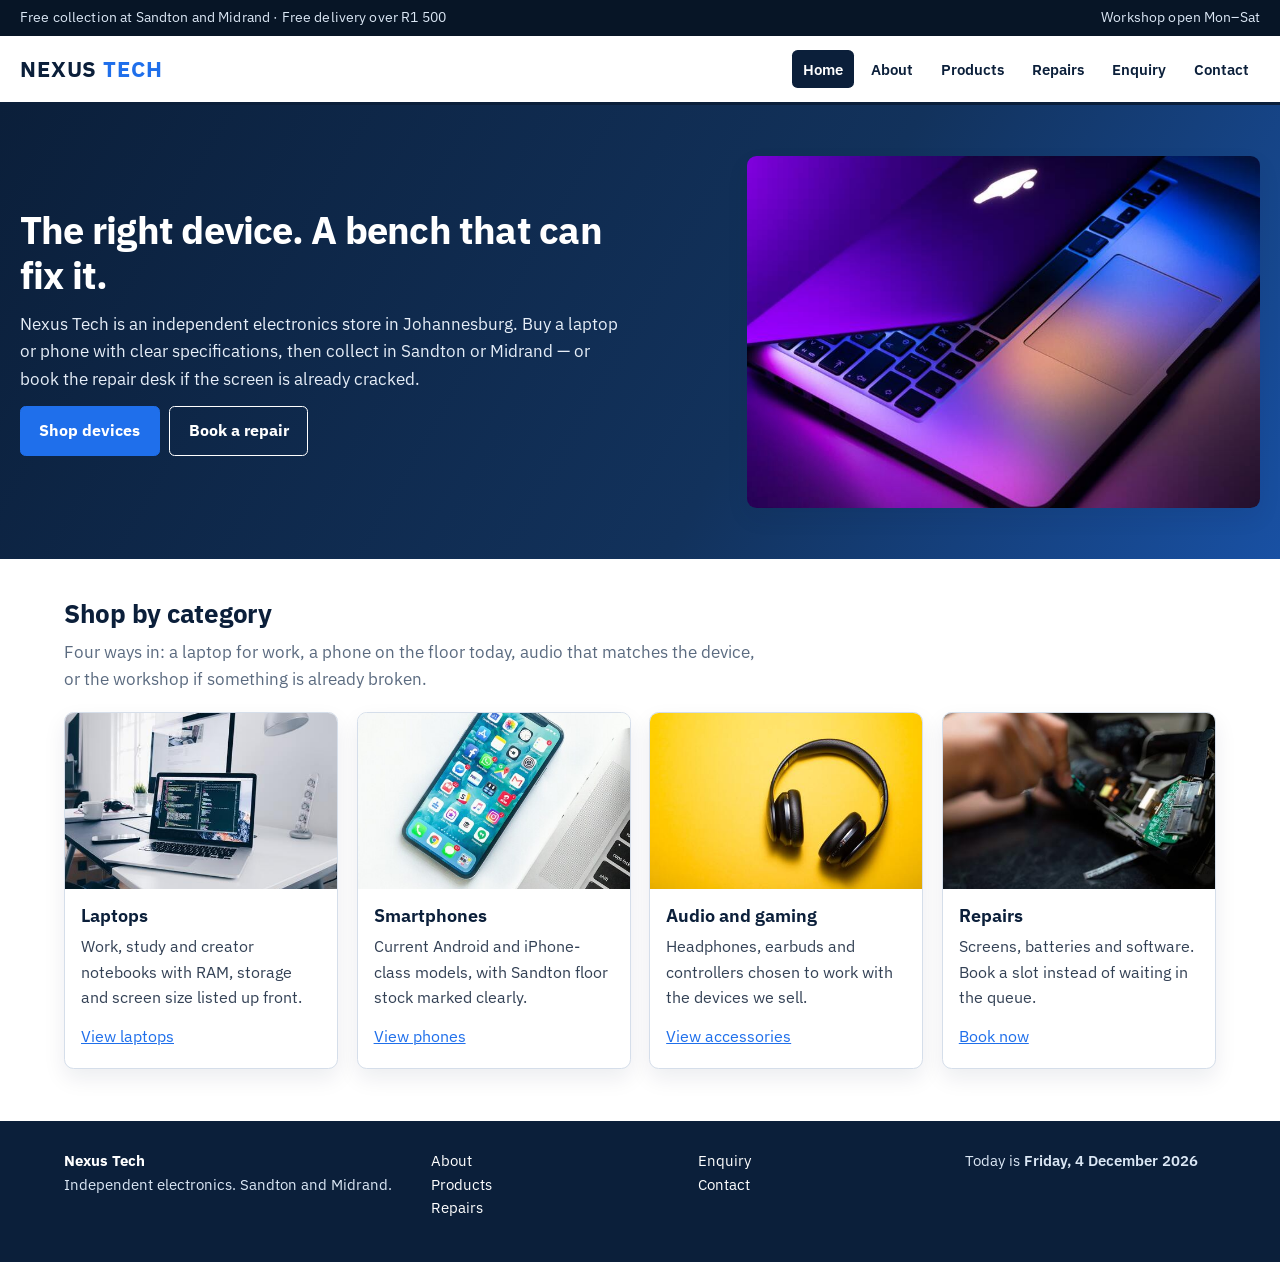
<file: index.html>
<!DOCTYPE html>
<html lang="en-ZA">
<head>
  <meta charset="UTF-8">
  <meta name="viewport" content="width=device-width, initial-scale=1.0">
  <title>Nexus Tech | Laptops, phones and repairs in Sandton</title>
  <meta name="description" content="Independent electronics store in Sandton and Midrand. Shop devices, compare specs, and book a repair.">
  <link rel="preconnect" href="https://fonts.googleapis.com">
  <link rel="preconnect" href="https://fonts.gstatic.com" crossorigin>
  <link href="https://fonts.googleapis.com/css2?family=IBM+Plex+Sans:wght@400;600;700&display=swap" rel="stylesheet">
  <!-- External stylesheet shared by every page (Part 2) -->
  <link rel="stylesheet" href="css/style.css">
</head>
<body>
  <a class="skip-link" href="#main">Skip to content</a>
  <div class="topbar">
    <span>Free collection at Sandton and Midrand · Free delivery over R1 500</span>
    <span>Workshop open Mon–Sat</span>
  </div>
  <header class="site-header">
    <a class="logo" href="index.html">NEXUS <span>TECH</span></a>
    <!-- Checkbox menu is styled in CSS so the nav collapses on small screens -->
    <input class="nav-toggle" type="checkbox" id="nav-toggle" aria-label="Open menu">
    <label class="nav-toggle-label" for="nav-toggle">Menu</label>
    <nav class="main-nav" aria-label="Main">
      <a href="index.html">Home</a>
      <a href="about.html">About</a>
      <a href="products.html">Products</a>
      <a href="repairs.html">Repairs</a>
      <a href="enquiry.html">Enquiry</a>
      <a href="contact.html">Contact</a>
    </nav>
  </header>

  <section class="hero">
    <div class="hero-copy">
      <h1>The right device. A bench that can fix it.</h1>
      <p>Nexus Tech is an independent electronics store in Johannesburg. Buy a laptop or phone with clear specifications, then collect in Sandton or Midrand — or book the repair desk if the screen is already cracked.</p>
      <div class="actions">
        <a class="btn" href="products.html">Shop devices</a>
        <a class="btn btn-ghost" href="repairs.html">Book a repair</a>
      </div>
    </div>
    <!-- picture + srcset so smaller screens load a lighter file -->
    <picture>
      <source media="(max-width: 40rem)" srcset="images/laptop-hero-480.jpg">
      <img src="images/laptop-hero-800.jpg"
           srcset="images/laptop-hero-480.jpg 480w, images/laptop-hero-800.jpg 800w, images/laptop-hero-1200.jpg 1200w"
           sizes="(max-width: 56rem) 100vw, 40vw"
           alt="Open laptop on a desk, representing the Nexus Tech laptop range">
    </picture>
  </section>

  <main id="main">
    <h2 class="section-title">Shop by category</h2>
    <p class="lede">Four ways in: a laptop for work, a phone on the floor today, audio that matches the device, or the workshop if something is already broken.</p>
    <div class="cards">
      <article class="card">
        <img src="images/laptop-desk-800.jpg" srcset="images/laptop-desk-480.jpg 480w, images/laptop-desk-800.jpg 800w" sizes="(max-width: 40rem) 100vw, 25vw" alt="Laptop on a wooden desk">
        <div class="body">
          <h3>Laptops</h3>
          <p>Work, study and creator notebooks with RAM, storage and screen size listed up front.</p>
          <a href="products.html#laptops">View laptops</a>
        </div>
      </article>
      <article class="card">
        <img src="images/smartphone-800.jpg" srcset="images/smartphone-480.jpg 480w, images/smartphone-800.jpg 800w" sizes="(max-width: 40rem) 100vw, 25vw" alt="Smartphone held in a hand">
        <div class="body">
          <h3>Smartphones</h3>
          <p>Current Android and iPhone-class models, with Sandton floor stock marked clearly.</p>
          <a href="products.html#phones">View phones</a>
        </div>
      </article>
      <article class="card">
        <img src="images/headphones-800.jpg" srcset="images/headphones-480.jpg 480w, images/headphones-800.jpg 800w" sizes="(max-width: 40rem) 100vw, 25vw" alt="Over-ear headphones">
        <div class="body">
          <h3>Audio and gaming</h3>
          <p>Headphones, earbuds and controllers chosen to work with the devices we sell.</p>
          <a href="products.html#audio">View accessories</a>
        </div>
      </article>
      <article class="card">
        <img src="images/repair-bench-800.jpg" srcset="images/repair-bench-480.jpg 480w, images/repair-bench-800.jpg 800w" sizes="(max-width: 40rem) 100vw, 25vw" alt="Electronics repair bench with tools">
        <div class="body">
          <h3>Repairs</h3>
          <p>Screens, batteries and software. Book a slot instead of waiting in the queue.</p>
          <a href="repairs.html">Book now</a>
        </div>
      </article>
    </div>
  </main>

  <footer class="site-footer">
    <div class="footer-grid">
      <div>
        <strong>Nexus Tech</strong>
        <p>Independent electronics. Sandton and Midrand.</p>
      </div>
      <div>
        <p><a href="about.html">About</a><br><a href="products.html">Products</a><br><a href="repairs.html">Repairs</a></p>
      </div>
      <div>
        <p><a href="enquiry.html">Enquiry</a><br><a href="contact.html">Contact</a></p>
      </div>
      <div>
        <p>Today is <span data-live-date></span></p>
      </div>
    </div>
  </footer>
  <script src="js/main.js"></script>
</body>
</html>
</file>
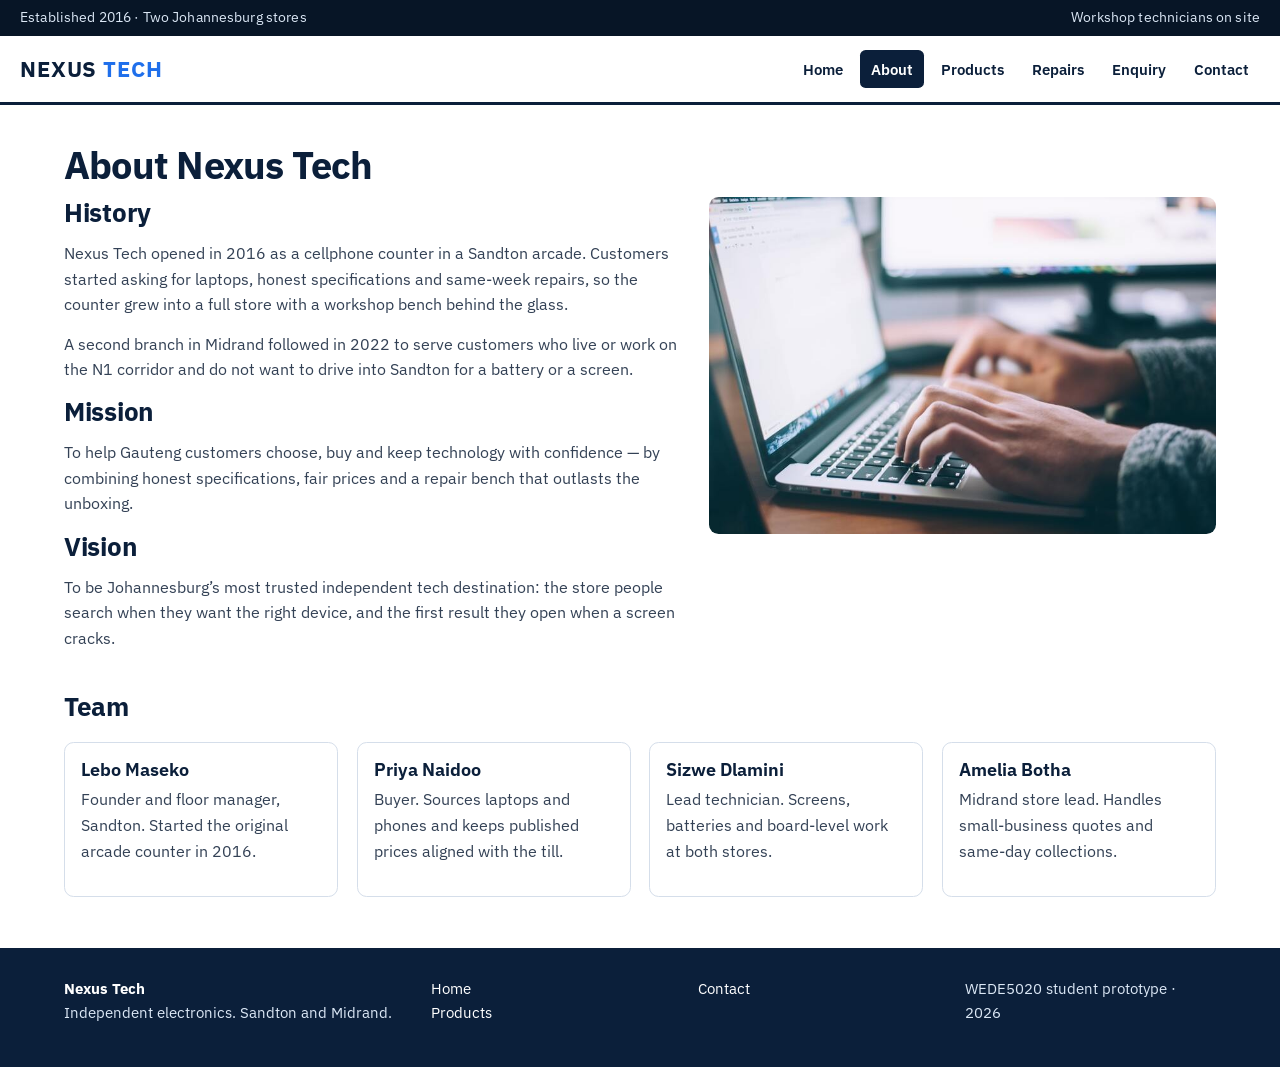
<file: about.html>
<!DOCTYPE html>
<html lang="en-ZA">
<head>
  <meta charset="UTF-8">
  <meta name="viewport" content="width=device-width, initial-scale=1.0">
  <title>About Nexus Tech | Our story and team</title>
  <link rel="preconnect" href="https://fonts.googleapis.com">
  <link href="https://fonts.googleapis.com/css2?family=IBM+Plex+Sans:wght@400;600;700&display=swap" rel="stylesheet">
  <link rel="stylesheet" href="css/style.css">
</head>
<body>
  <a class="skip-link" href="#main">Skip to content</a>
  <div class="topbar">
    <span>Established 2016 · Two Johannesburg stores</span>
    <span>Workshop technicians on site</span>
  </div>
  <header class="site-header">
    <a class="logo" href="index.html">NEXUS <span>TECH</span></a>
    <input class="nav-toggle" type="checkbox" id="nav-toggle" aria-label="Open menu">
    <label class="nav-toggle-label" for="nav-toggle">Menu</label>
    <nav class="main-nav" aria-label="Main">
      <a href="index.html">Home</a>
      <a href="about.html">About</a>
      <a href="products.html">Products</a>
      <a href="repairs.html">Repairs</a>
      <a href="enquiry.html">Enquiry</a>
      <a href="contact.html">Contact</a>
    </nav>
  </header>
  <main id="main">
    <h1 class="section-title">About Nexus Tech</h1>
    <div class="two-col">
      <div>
        <h2>History</h2>
        <p>Nexus Tech opened in 2016 as a cellphone counter in a Sandton arcade. Customers started asking for laptops, honest specifications and same-week repairs, so the counter grew into a full store with a workshop bench behind the glass.</p>
        <p>A second branch in Midrand followed in 2022 to serve customers who live or work on the N1 corridor and do not want to drive into Sandton for a battery or a screen.</p>
        <h2>Mission</h2>
        <p>To help Gauteng customers choose, buy and keep technology with confidence — by combining honest specifications, fair prices and a repair bench that outlasts the unboxing.</p>
        <h2>Vision</h2>
        <p>To be Johannesburg’s most trusted independent tech destination: the store people search when they want the right device, and the first result they open when a screen cracks.</p>
      </div>
      <div>
        <img src="images/about-team-800.jpg" srcset="images/about-team-480.jpg 480w, images/about-team-800.jpg 800w, images/about-team-1200.jpg 1200w" sizes="(max-width: 56rem) 100vw, 42vw" alt="Person working on a laptop in a bright workspace">
      </div>
    </div>
    <section class="team">
      <h2>Team</h2>
      <div class="cards">
        <article class="card"><div class="body"><h3>Lebo Maseko</h3><p>Founder and floor manager, Sandton. Started the original arcade counter in 2016.</p></div></article>
        <article class="card"><div class="body"><h3>Priya Naidoo</h3><p>Buyer. Sources laptops and phones and keeps published prices aligned with the till.</p></div></article>
        <article class="card"><div class="body"><h3>Sizwe Dlamini</h3><p>Lead technician. Screens, batteries and board-level work at both stores.</p></div></article>
        <article class="card"><div class="body"><h3>Amelia Botha</h3><p>Midrand store lead. Handles small-business quotes and same-day collections.</p></div></article>
      </div>
    </section>
  </main>
  <footer class="site-footer">
    <div class="footer-grid">
      <div><strong>Nexus Tech</strong><p>Independent electronics. Sandton and Midrand.</p></div>
      <div><p><a href="index.html">Home</a><br><a href="products.html">Products</a></p></div>
      <div><p><a href="contact.html">Contact</a></p></div>
      <div><p>WEDE5020 student prototype · 2026</p></div>
    </div>
  </footer>
  <script src="js/main.js"></script>
</body>
</html>
</file>
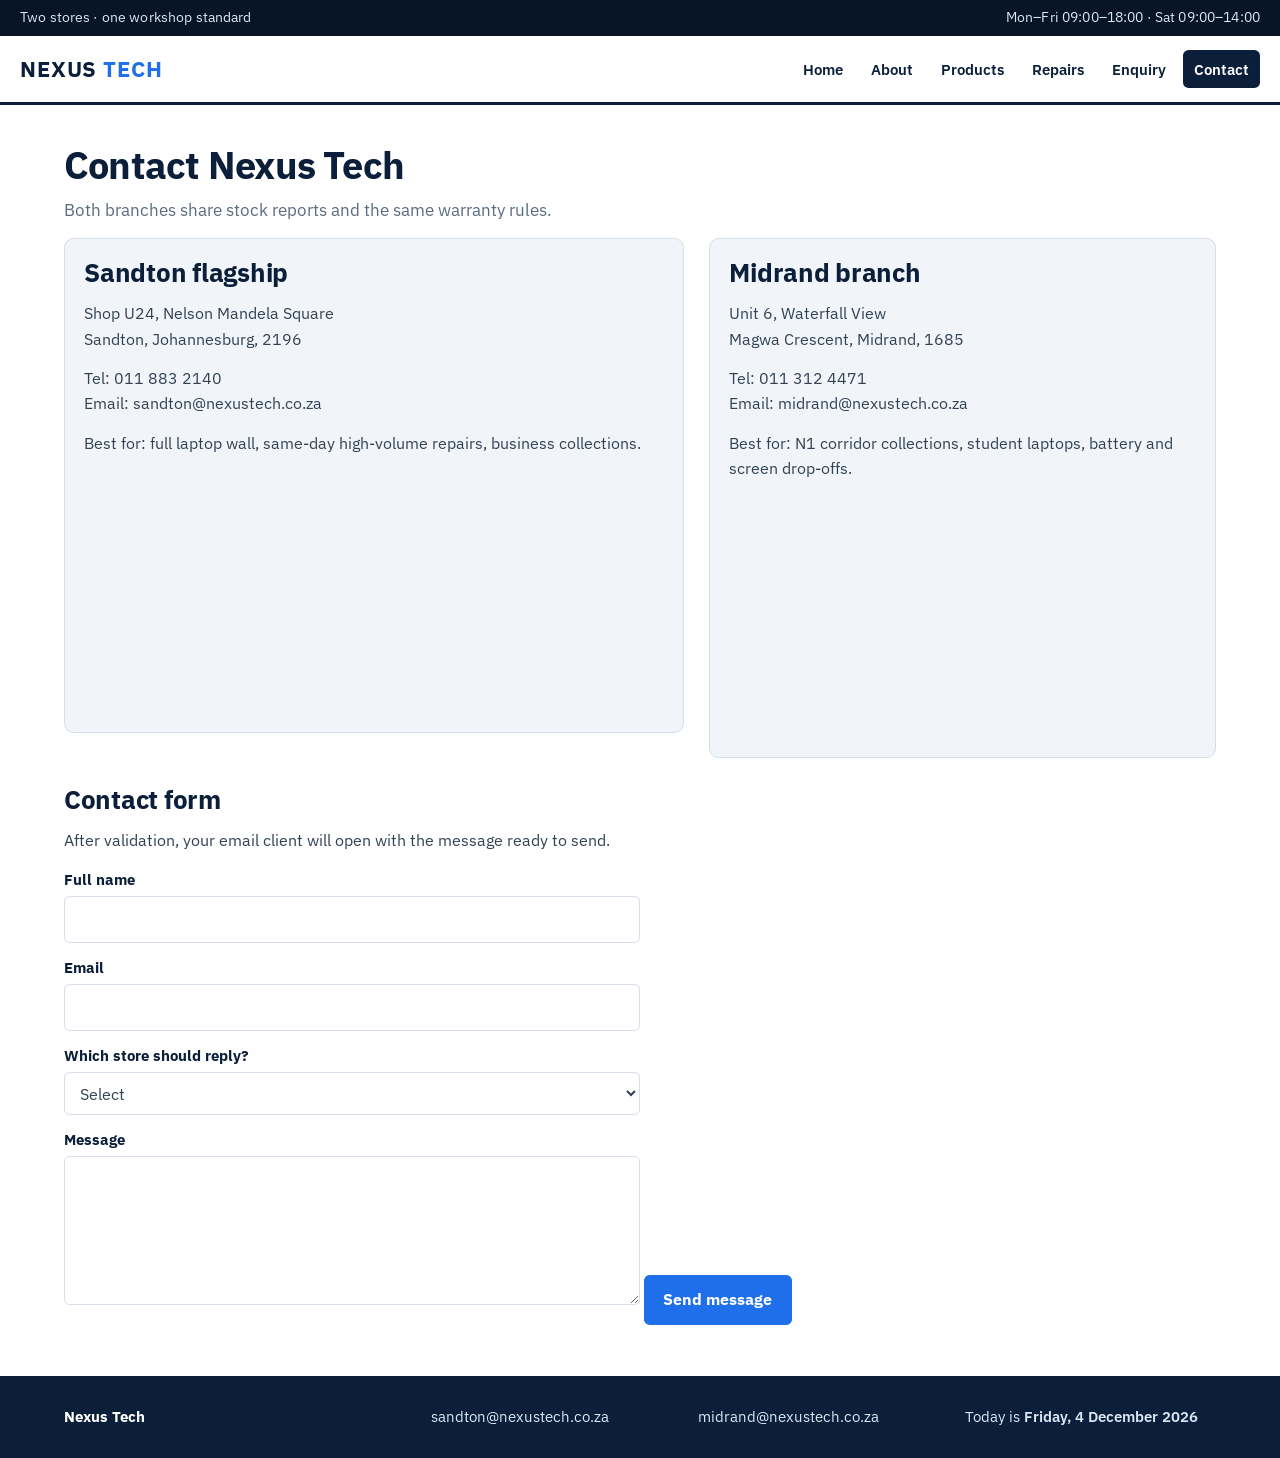
<file: contact.html>
<!DOCTYPE html>
<html lang="en-ZA">
<head>
  <meta charset="UTF-8">
  <meta name="viewport" content="width=device-width, initial-scale=1.0">
  <title>Contact | Sandton and Midrand stores | Nexus Tech</title>
  <meta name="description" content="Visit or contact Nexus Tech in Sandton and Midrand. Maps, hours and a contact form that opens your email client.">
  <link rel="preconnect" href="https://fonts.googleapis.com">
  <link href="https://fonts.googleapis.com/css2?family=IBM+Plex+Sans:wght@400;600;700&display=swap" rel="stylesheet">
  <link rel="stylesheet" href="css/style.css">
</head>
<body>
  <a class="skip-link" href="#main">Skip to content</a>
  <div class="topbar">
    <span>Two stores · one workshop standard</span>
    <span>Mon–Fri 09:00–18:00 · Sat 09:00–14:00</span>
  </div>
  <header class="site-header">
    <a class="logo" href="index.html">NEXUS <span>TECH</span></a>
    <input class="nav-toggle" type="checkbox" id="nav-toggle" aria-label="Open menu">
    <label class="nav-toggle-label" for="nav-toggle">Menu</label>
    <nav class="main-nav" aria-label="Main">
      <a href="index.html">Home</a>
      <a href="about.html">About</a>
      <a href="products.html">Products</a>
      <a href="repairs.html">Repairs</a>
      <a href="enquiry.html">Enquiry</a>
      <a href="contact.html">Contact</a>
    </nav>
  </header>
  <main id="main">
    <h1 class="section-title">Contact Nexus Tech</h1>
    <p class="lede">Both branches share stock reports and the same warranty rules.</p>
    <div class="two-col">
      <section class="panel">
        <h2>Sandton flagship</h2>
        <p>Shop U24, Nelson Mandela Square<br>Sandton, Johannesburg, 2196</p>
        <p>Tel: 011 883 2140<br>Email: sandton@nexustech.co.za</p>
        <p>Best for: full laptop wall, same-day high-volume repairs, business collections.</p>
        <iframe title="Map of Nelson Mandela Square, Sandton" loading="lazy" src="https://www.openstreetmap.org/export/embed.html?bbox=28.041,26.104,28.061,26.114&layer=mapnik"></iframe>
      </section>
      <section class="panel">
        <h2>Midrand branch</h2>
        <p>Unit 6, Waterfall View<br>Magwa Crescent, Midrand, 1685</p>
        <p>Tel: 011 312 4471<br>Email: midrand@nexustech.co.za</p>
        <p>Best for: N1 corridor collections, student laptops, battery and screen drop-offs.</p>
        <iframe title="Map of Midrand Waterfall area" loading="lazy" src="https://www.openstreetmap.org/export/embed.html?bbox=28.100,25.990,28.130,26.015&layer=mapnik"></iframe>
      </section>
    </div>
    <h2>Contact form</h2>
    <p>After validation, your email client will open with the message ready to send.</p>
    <form id="contact-form">
      <label for="cname">Full name</label>
      <input id="cname" name="name" type="text" required>
      <label for="cemail">Email</label>
      <input id="cemail" name="email" type="email" required>
      <label for="cstore">Which store should reply?</label>
      <select id="cstore" name="store" required>
        <option value="">Select</option>
        <option value="sandton">Sandton</option>
        <option value="midrand">Midrand</option>
      </select>
      <label for="cmsg">Message</label>
      <textarea id="cmsg" name="message" rows="5" required></textarea>
      <button class="btn" type="submit">Send message</button>
    </form>
  </main>
  <footer class="site-footer">
    <div class="footer-grid">
      <div><strong>Nexus Tech</strong></div>
      <div>sandton@nexustech.co.za</div>
      <div>midrand@nexustech.co.za</div>
      <div>Today is <span data-live-date></span></div>
    </div>
  </footer>
  <script src="js/main.js"></script>
  <script src="js/forms.js"></script>
</body>
</html>
</file>
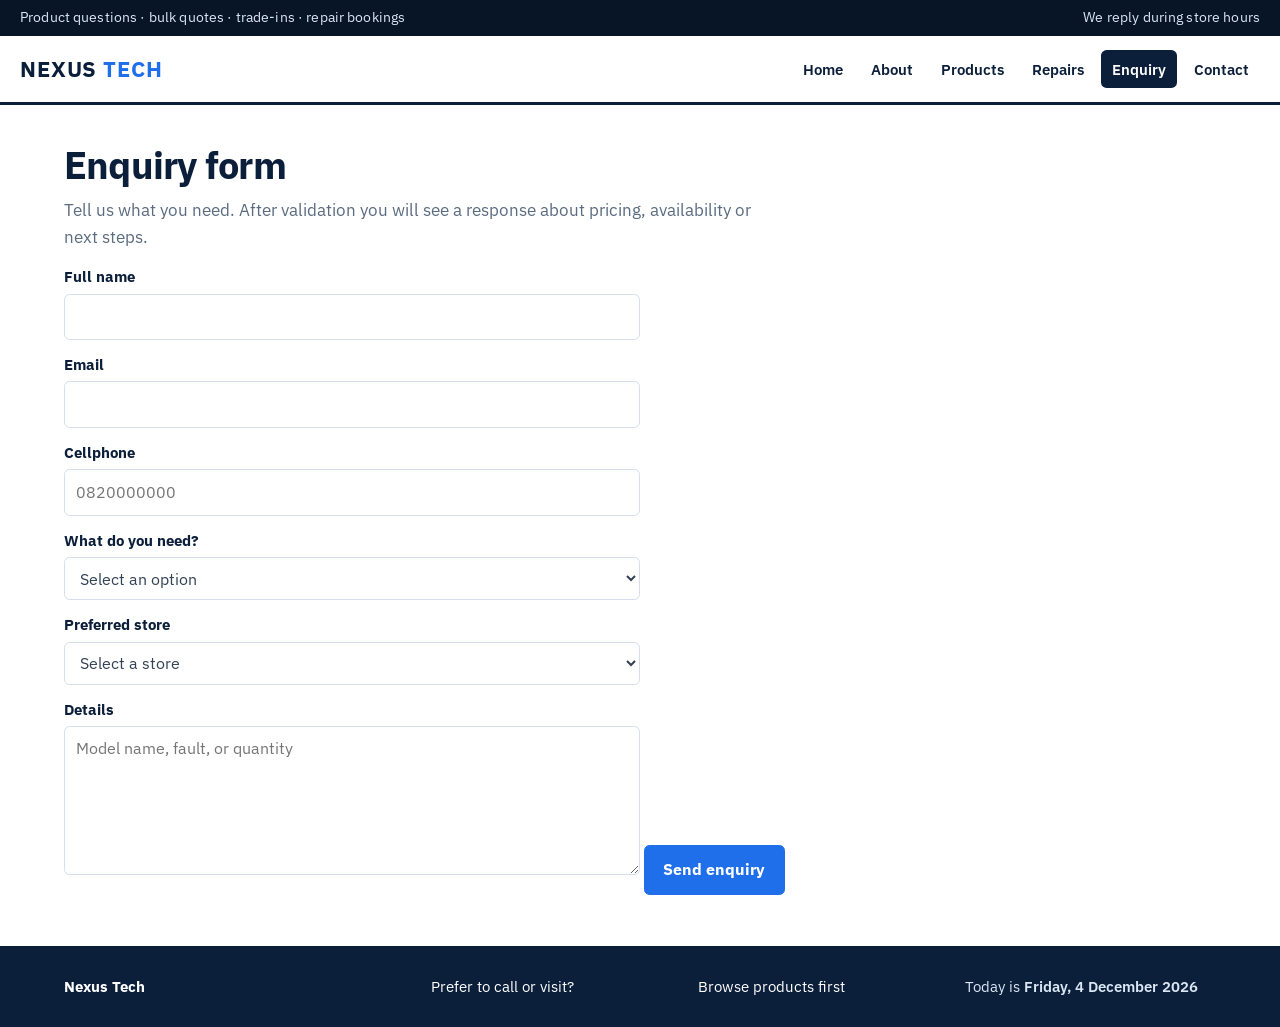
<file: enquiry.html>
<!DOCTYPE html>
<html lang="en-ZA">
<head>
  <meta charset="UTF-8">
  <meta name="viewport" content="width=device-width, initial-scale=1.0">
  <title>Enquiry | Product, bulk, trade-in or repair | Nexus Tech</title>
  <meta name="description" content="Enquire about products, bulk quotes, trade-ins or repairs at Nexus Tech. Validated form with a clear response based on your request.">
  <link rel="preconnect" href="https://fonts.googleapis.com">
  <link href="https://fonts.googleapis.com/css2?family=IBM+Plex+Sans:wght@400;600;700&display=swap" rel="stylesheet">
  <link rel="stylesheet" href="css/style.css">
</head>
<body>
  <a class="skip-link" href="#main">Skip to content</a>
  <div class="topbar">
    <span>Product questions · bulk quotes · trade-ins · repair bookings</span>
    <span>We reply during store hours</span>
  </div>
  <header class="site-header">
    <a class="logo" href="index.html">NEXUS <span>TECH</span></a>
    <input class="nav-toggle" type="checkbox" id="nav-toggle" aria-label="Open menu">
    <label class="nav-toggle-label" for="nav-toggle">Menu</label>
    <nav class="main-nav" aria-label="Main">
      <a href="index.html">Home</a>
      <a href="about.html">About</a>
      <a href="products.html">Products</a>
      <a href="repairs.html">Repairs</a>
      <a href="enquiry.html">Enquiry</a>
      <a href="contact.html">Contact</a>
    </nav>
  </header>
  <main id="main">
    <h1 class="section-title">Enquiry form</h1>
    <p class="lede">Tell us what you need. After validation you will see a response about pricing, availability or next steps.</p>
    <form id="enquiry-form">
      <label for="name">Full name</label>
      <input id="name" name="name" type="text" required>
      <label for="email">Email</label>
      <input id="email" name="email" type="email" required>
      <label for="phone">Cellphone</label>
      <input id="phone" name="phone" type="tel" placeholder="0820000000" required>
      <label for="type">What do you need?</label>
      <select id="type" name="type" required>
        <option value="">Select an option</option>
        <option value="product">Product enquiry</option>
        <option value="bulk">Bulk / business quote</option>
        <option value="tradein">Trade-in</option>
        <option value="repair">Repair booking</option>
      </select>
      <label for="store">Preferred store</label>
      <select id="store" name="store" required>
        <option value="">Select a store</option>
        <option value="Sandton">Sandton</option>
        <option value="Midrand">Midrand</option>
      </select>
      <label for="message">Details</label>
      <textarea id="message" name="message" rows="5" required placeholder="Model name, fault, or quantity"></textarea>
      <button class="btn" type="submit">Send enquiry</button>
    </form>
    <div id="enquiry-response" class="response" hidden></div>
  </main>
  <footer class="site-footer">
    <div class="footer-grid">
      <div><strong>Nexus Tech</strong></div>
      <div><a href="contact.html">Prefer to call or visit?</a></div>
      <div><a href="products.html">Browse products first</a></div>
      <div>Today is <span data-live-date></span></div>
    </div>
  </footer>
  <script src="js/main.js"></script>
  <script src="js/forms.js"></script>
</body>
</html>
</file>
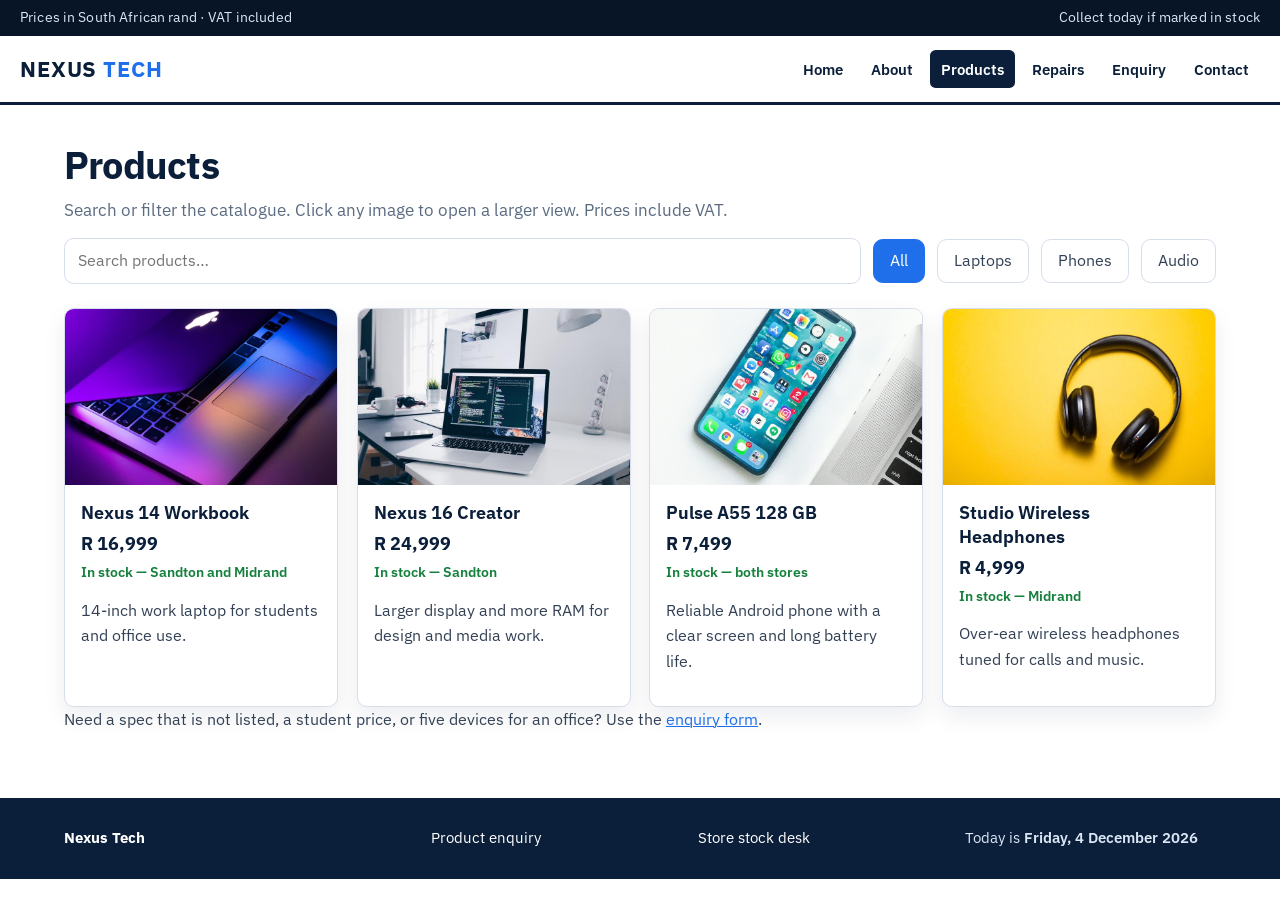
<file: products.html>
<!DOCTYPE html>
<html lang="en-ZA">
<head>
  <meta charset="UTF-8">
  <meta name="viewport" content="width=device-width, initial-scale=1.0">
  <title>Products | Laptops, phones and audio | Nexus Tech Sandton</title>
  <meta name="description" content="Browse laptops, smartphones and audio at Nexus Tech. Search and filter the catalogue. Collect in Sandton or Midrand.">
  <link rel="preconnect" href="https://fonts.googleapis.com">
  <link href="https://fonts.googleapis.com/css2?family=IBM+Plex+Sans:wght@400;600;700&display=swap" rel="stylesheet">
  <link rel="stylesheet" href="css/style.css">
</head>
<body>
  <a class="skip-link" href="#main">Skip to content</a>
  <div class="topbar">
    <span>Prices in South African rand · VAT included</span>
    <span>Collect today if marked in stock</span>
  </div>
  <header class="site-header">
    <a class="logo" href="index.html">NEXUS <span>TECH</span></a>
    <input class="nav-toggle" type="checkbox" id="nav-toggle" aria-label="Open menu">
    <label class="nav-toggle-label" for="nav-toggle">Menu</label>
    <nav class="main-nav" aria-label="Main">
      <a href="index.html">Home</a>
      <a href="about.html">About</a>
      <a href="products.html">Products</a>
      <a href="repairs.html">Repairs</a>
      <a href="enquiry.html">Enquiry</a>
      <a href="contact.html">Contact</a>
    </nav>
  </header>
  <main id="main">
    <h1 class="section-title">Products</h1>
    <p class="lede">Search or filter the catalogue. Click any image to open a larger view. Prices include VAT.</p>

    <div class="product-controls">
      <input type="search" id="product-search" placeholder="Search products…" aria-label="Search products">
      <button type="button" class="filter-btn active" data-filter="all">All</button>
      <button type="button" class="filter-btn" data-filter="laptops">Laptops</button>
      <button type="button" class="filter-btn" data-filter="phones">Phones</button>
      <button type="button" class="filter-btn" data-filter="audio">Audio</button>
    </div>

    <div id="product-grid" class="cards"></div>

    <p>Need a spec that is not listed, a student price, or five devices for an office? Use the <a href="enquiry.html">enquiry form</a>.</p>
  </main>
  <footer class="site-footer">
    <div class="footer-grid">
      <div><strong>Nexus Tech</strong></div>
      <div><a href="enquiry.html">Product enquiry</a></div>
      <div><a href="contact.html">Store stock desk</a></div>
      <div>Today is <span data-live-date></span></div>
    </div>
  </footer>
  <script src="js/main.js"></script>
  <script src="js/products.js"></script>
  <script src="js/lightbox.js"></script>
</body>
</html>
</file>
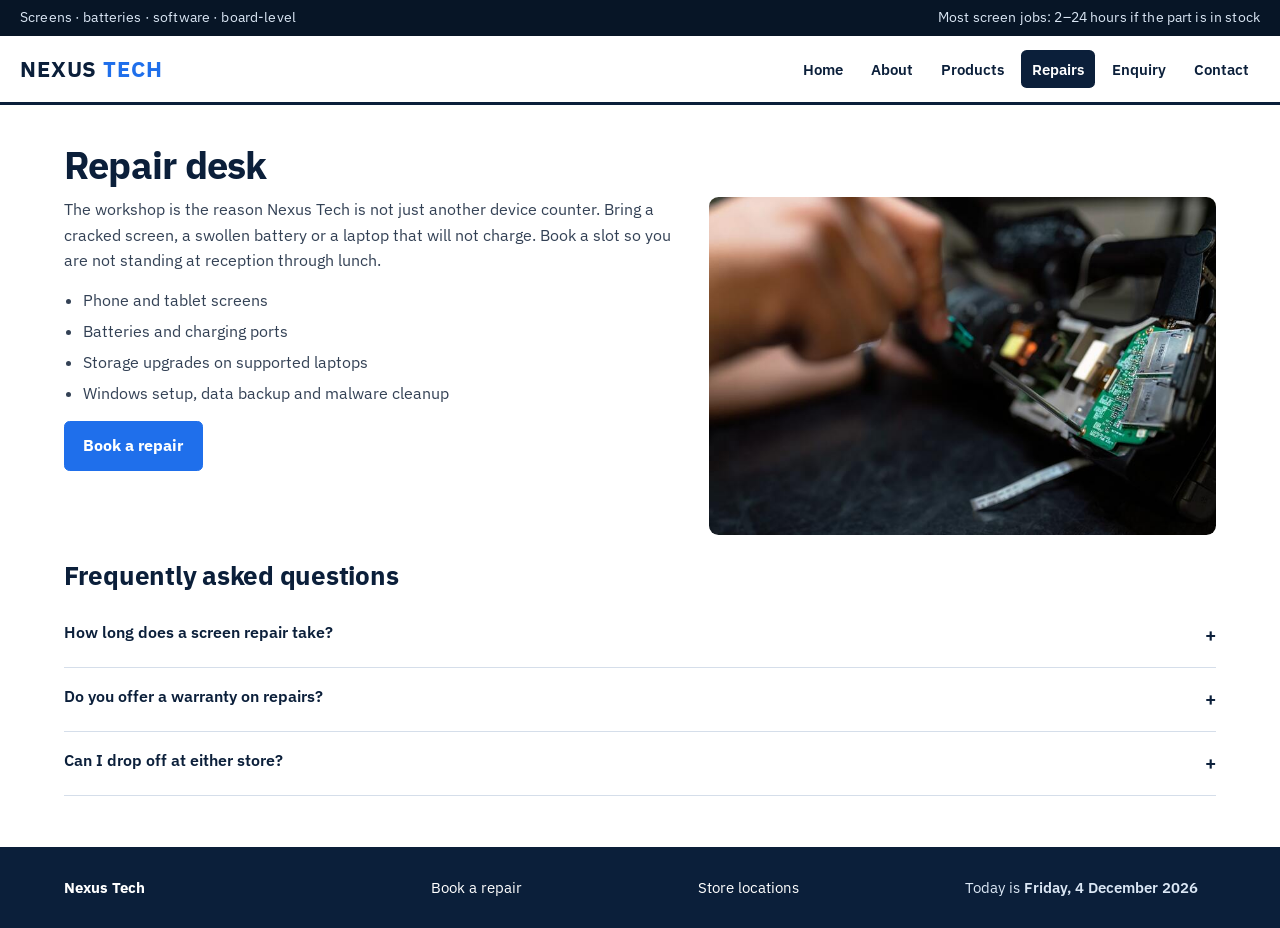
<file: repairs.html>
<!DOCTYPE html>
<html lang="en-ZA">
<head>
  <meta charset="UTF-8">
  <meta name="viewport" content="width=device-width, initial-scale=1.0">
  <title>Repairs | Screen, battery and software | Nexus Tech</title>
  <meta name="description" content="Book a repair at Nexus Tech in Sandton or Midrand. Screens, batteries and software. Most jobs completed in 2–24 hours.">
  <link rel="preconnect" href="https://fonts.googleapis.com">
  <link href="https://fonts.googleapis.com/css2?family=IBM+Plex+Sans:wght@400;600;700&display=swap" rel="stylesheet">
  <link rel="stylesheet" href="css/style.css">
</head>
<body>
  <a class="skip-link" href="#main">Skip to content</a>
  <div class="topbar">
    <span>Screens · batteries · software · board-level</span>
    <span>Most screen jobs: 2–24 hours if the part is in stock</span>
  </div>
  <header class="site-header">
    <a class="logo" href="index.html">NEXUS <span>TECH</span></a>
    <input class="nav-toggle" type="checkbox" id="nav-toggle" aria-label="Open menu">
    <label class="nav-toggle-label" for="nav-toggle">Menu</label>
    <nav class="main-nav" aria-label="Main">
      <a href="index.html">Home</a>
      <a href="about.html">About</a>
      <a href="products.html">Products</a>
      <a href="repairs.html">Repairs</a>
      <a href="enquiry.html">Enquiry</a>
      <a href="contact.html">Contact</a>
    </nav>
  </header>
  <main id="main">
    <h1 class="section-title">Repair desk</h1>
    <div class="two-col">
      <div>
        <p>The workshop is the reason Nexus Tech is not just another device counter. Bring a cracked screen, a swollen battery or a laptop that will not charge. Book a slot so you are not standing at reception through lunch.</p>
        <ul>
          <li>Phone and tablet screens</li>
          <li>Batteries and charging ports</li>
          <li>Storage upgrades on supported laptops</li>
          <li>Windows setup, data backup and malware cleanup</li>
        </ul>
        <p><a class="btn" href="enquiry.html">Book a repair</a></p>
      </div>
      <div>
        <img src="images/repair-bench-800.jpg" alt="Technician working at a repair bench" class="lightbox-trigger" data-full="images/repair-bench.jpg">
      </div>
    </div>

    <h2>Frequently asked questions</h2>
    <div class="accordion">
      <div class="accordion-item">
        <button class="accordion-btn" type="button">How long does a screen repair take?</button>
        <div class="accordion-content">
          <p>Most phone screens are done the same day if the part is in stock. Laptop screens usually take 1–2 days. We confirm the time when you book.</p>
        </div>
      </div>
      <div class="accordion-item">
        <button class="accordion-btn" type="button">Do you offer a warranty on repairs?</button>
        <div class="accordion-content">
          <p>Yes. All repairs carry a 90-day workmanship warranty. Parts have their own manufacturer warranty where applicable.</p>
        </div>
      </div>
      <div class="accordion-item">
        <button class="accordion-btn" type="button">Can I drop off at either store?</button>
        <div class="accordion-content">
          <p>Yes. Both Sandton and Midrand accept drop-offs. The workshop is shared, so turnaround times are the same.</p>
        </div>
      </div>
    </div>
  </main>
  <footer class="site-footer">
    <div class="footer-grid">
      <div><strong>Nexus Tech</strong></div>
      <div><a href="enquiry.html">Book a repair</a></div>
      <div><a href="contact.html">Store locations</a></div>
      <div>Today is <span data-live-date></span></div>
    </div>
  </footer>
  <script src="js/main.js"></script>
  <script src="js/accordion.js"></script>
  <script src="js/lightbox.js"></script>
</body>
</html>
</file>
<file: css/style.css>
/* ==========================================================================
   Nexus Tech — css/style.css
   WEDE5020 Part 2: desktop visual design + responsive layout
   Palette from the approved proposal: navy, electric blue, ice grey.
   Cascade: reset → tokens → base → components → pages → breakpoints.
   ========================================================================== */

/* 2.2 CSS reset — keeps margins, lists and images consistent across browsers */
*,
*::before,
*::after {
  box-sizing: border-box;
}

html {
  font-size: 100%; /* 16px root so rem scales with user settings */
  scroll-behavior: smooth;
}

body,
h1, h2, h3, p, ul, figure {
  margin: 0;
  padding: 0;
}

ul { list-style: none; }

main ul { list-style: disc; padding-left: 1.2rem; margin-bottom: 0.9rem; }
main li { margin-bottom: 0.35rem; }

img {
  max-width: 100%;
  height: auto;
  display: block;
}

button, input, select, textarea {
  font: inherit;
  color: inherit;
}

/* Design tokens — one place for colour and type so later rules inherit */
:root {
  --navy: #0b1f3a;
  --navy-deep: #071526;
  --blue: #1f6feb;
  --blue-dark: #1557c0;
  --slate: #334155;
  --muted: #5b6b80;
  --ice: #f1f5f9;
  --white: #ffffff;
  --amber: #d97706;
  --line: #d5deea;
  --ok: #15803d;
  --shadow: 0 0.6rem 1.4rem rgba(11, 31, 58, 0.08);
  --radius: 0.6rem;
  --space: 1.25rem;
  --max: 72rem;
  --font: "IBM Plex Sans", Arial, Helvetica, sans-serif;
}

/* 2.2 Base style */
body {
  font-family: var(--font);
  font-size: 1rem;
  line-height: 1.6;
  color: var(--slate);
  background: var(--white);
  min-height: 100vh;
}

/* 2.3 Typography scale (modular, rem-based) */
h1 {
  font-size: 2.4rem;
  line-height: 1.15;
  letter-spacing: -0.02em;
  font-weight: 700;
  color: var(--navy);
}

h2 {
  font-size: 1.6rem;
  line-height: 1.25;
  letter-spacing: -0.01em;
  font-weight: 700;
  color: var(--navy);
  margin-bottom: 0.75rem;
}

h3 {
  font-size: 1.15rem;
  line-height: 1.3;
  font-weight: 650;
  color: var(--navy);
}

p { margin-bottom: 0.85rem; }

a {
  color: var(--blue);
  text-decoration-thickness: 0.08em;
}

a:hover { color: var(--blue-dark); }
a:focus-visible,
button:focus-visible,
input:focus-visible,
select:focus-visible,
textarea:focus-visible {
  outline: 0.18rem solid var(--blue);
  outline-offset: 0.15rem;
}

.skip-link {
  position: absolute;
  left: 0.75rem;
  top: -3rem;
  background: var(--blue);
  color: var(--white);
  padding: 0.4rem 0.7rem;
  z-index: 20;
}

.skip-link:focus { top: 0.5rem; }

/* Header and navigation — flex on desktop */
.topbar {
  background: var(--navy-deep);
  color: #dbe7f5;
  font-size: 0.85rem;
  letter-spacing: 0.01em;
  padding: 0.45rem var(--space);
  display: flex;
  justify-content: space-between;
  gap: 1rem;
  flex-wrap: wrap;
}

.site-header {
  background: var(--white);
  border-bottom: 0.2rem solid var(--navy);
  padding: 0.85rem var(--space);
  display: flex;
  align-items: center;
  justify-content: space-between;
  gap: 1rem;
  position: sticky;
  top: 0;
  z-index: 10;
}

.logo {
  color: var(--navy);
  font-weight: 700;
  text-decoration: none;
  font-size: 1.35rem;
  letter-spacing: 0.04em;
}

.logo span { color: var(--blue); }

.nav-toggle,
.nav-toggle-label { display: none; }

.main-nav {
  display: flex;
  align-items: center;
  gap: 0.35rem;
}

.main-nav a {
  color: var(--navy);
  text-decoration: none;
  font-weight: 600;
  font-size: 0.95rem;
  padding: 0.45rem 0.7rem;
  border-radius: 0.35rem;
}

.main-nav a:hover,
.main-nav a:focus-visible {
  background: var(--ice);
  color: var(--blue);
}

.main-nav a[aria-current="page"] {
  background: var(--navy);
  color: var(--white);
}

/* Hero — grid on desktop */
.hero {
  background: linear-gradient(120deg, var(--navy) 0%, #12325c 60%, #1f6feb 140%);
  color: var(--white);
  display: grid;
  grid-template-columns: 1.15fr 0.85fr;
  gap: 2rem;
  align-items: center;
  padding: 3.2rem var(--space);
}

.hero-copy { max-width: 38rem; margin: 0 auto 0 0; }
.hero h1 { color: var(--white); margin-bottom: 0.8rem; }
.hero p { color: #e6eef8; font-size: 1.08rem; }
.hero img, .hero picture img {
  width: 100%;
  border-radius: var(--radius);
  box-shadow: var(--shadow);
  object-fit: cover;
  max-height: 22rem;
}

.actions { display: flex; flex-wrap: wrap; gap: 0.6rem; margin-top: 0.4rem; }

.btn {
  display: inline-block;
  background: var(--blue);
  color: var(--white);
  text-decoration: none;
  padding: 0.7rem 1.15rem;
  border-radius: 0.35rem;
  font-weight: 700;
  border: 0.12rem solid var(--blue);
  cursor: pointer;
}

.btn:hover,
.btn:focus-visible { background: var(--blue-dark); border-color: var(--blue-dark); color: var(--white); }
.btn:active { transform: translateY(1px); }

.btn-ghost {
  background: transparent;
  border-color: var(--white);
  color: var(--white);
}

.btn-ghost:hover { background: var(--white); color: var(--navy); }

/* Page content */
main {
  width: min(100% - 2.5rem, var(--max));
  margin: 0 auto;
  padding: 2.4rem 0 3.2rem;
}

.section-title { margin-bottom: 0.6rem; }
.lede { font-size: 1.05rem; color: var(--muted); max-width: 44rem; }

/* 2.4 Card grid */
.cards {
  display: grid;
  grid-template-columns: repeat(4, 1fr);
  gap: 1.15rem;
  margin-top: 1.2rem;
}

.card {
  background: var(--white);
  border: 1px solid var(--line);
  border-radius: var(--radius);
  overflow: hidden;
  box-shadow: var(--shadow);
  display: flex;
  flex-direction: column;
}

.card:hover { border-color: #b9c8dc; transform: translateY(-2px); }

.card img { width: 100%; height: 11rem; object-fit: cover; }
.card .body { padding: 0.95rem 1rem 1.15rem; }
.card h3 { margin-bottom: 0.35rem; }
.price { font-weight: 700; color: var(--navy); font-size: 1.1rem; margin-bottom: 0.2rem; }
.stock { color: var(--ok); font-size: 0.88rem; font-weight: 600; }

.two-col {
  display: grid;
  grid-template-columns: 1.1fr 0.9fr;
  gap: 1.6rem;
  align-items: start;
  margin-bottom: 1.6rem;
}

.two-col img { border-radius: var(--radius); width: 100%; object-fit: cover; max-height: 22rem; }

.panel {
  background: var(--ice);
  border-radius: var(--radius);
  padding: 1.15rem 1.2rem 1.3rem;
  border: 1px solid var(--line);
}

.panel iframe { width: 100%; height: 14rem; border: 0; border-radius: 0.4rem; margin-top: 0.6rem; }

table.specs {
  width: 100%;
  border-collapse: collapse;
  margin: 0.6rem 0 1.6rem;
}

table.specs th,
table.specs td {
  border: 1px solid var(--line);
  padding: 0.55rem 0.7rem;
  text-align: left;
}

table.specs th {
  width: 32%;
  background: var(--ice);
  color: var(--navy);
}

.team .cards { grid-template-columns: repeat(4, 1fr); }
.team .card { box-shadow: none; }
.team .card:hover { transform: none; }

/* Forms */
form label {
  display: block;
  font-weight: 700;
  color: var(--navy);
  margin: 0.75rem 0 0.3rem;
  font-size: 0.95rem;
}

form input,
form select,
form textarea {
  width: 100%;
  max-width: 36rem;
  padding: 0.6rem 0.7rem;
  border: 1px solid var(--line);
  border-radius: 0.35rem;
  background: var(--white);
}

form input:focus,
form select:focus,
form textarea:focus { border-color: var(--blue); }

form button { margin-top: 1rem; }

.note {
  background: #fff7ed;
  border-left: 0.25rem solid var(--amber);
  padding: 0.7rem 0.9rem;
  margin: 1rem 0 1.4rem;
  max-width: 42rem;
}

/* Footer */
.site-footer {
  background: var(--navy);
  color: #dbe7f5;
  padding: 1.8rem var(--space);
  font-size: 0.92rem;
}

.footer-grid {
  width: min(100%, var(--max));
  margin: 0 auto;
  display: grid;
  grid-template-columns: 1.4fr 1fr 1fr 1fr;
  gap: 1rem;
}

.site-footer a { color: var(--white); text-decoration: none; }
.site-footer a:hover { text-decoration: underline; }
.site-footer strong { color: var(--white); }

/* 3. Responsive design
   Breakpoints: tablet ≤ 900px, mobile ≤ 640px
   Desktop is the default (mobile-enhanced, desktop-first for the brief). */

@media (max-width: 56.25rem) {
  h1 { font-size: 2rem; }
  .hero { grid-template-columns: 1fr; padding: 2.2rem var(--space); }
  .cards,
  .team .cards { grid-template-columns: repeat(2, 1fr); }
  .two-col { grid-template-columns: 1fr; }
  .footer-grid { grid-template-columns: 1fr 1fr; }
}

@media (max-width: 40rem) {
  h1 { font-size: 1.7rem; }
  h2 { font-size: 1.35rem; }

  .topbar { font-size: 0.78rem; }

  /* Navigation collapses to a checkbox-driven menu (CSS only) */
  .nav-toggle-label {
    display: inline-block;
    background: var(--navy);
    color: var(--white);
    font-weight: 700;
    font-size: 0.9rem;
    padding: 0.45rem 0.75rem;
    border-radius: 0.35rem;
    cursor: pointer;
  }

  .main-nav {
    display: none;
    position: absolute;
    left: 0;
    right: 0;
    top: 100%;
    background: var(--white);
    border-bottom: 1px solid var(--line);
    flex-direction: column;
    align-items: stretch;
    padding: 0.4rem 0.6rem 0.8rem;
    box-shadow: var(--shadow);
  }

  .nav-toggle:checked ~ .main-nav { display: flex; }
  .main-nav a { margin: 0.15rem 0; }

  .cards,
  .team .cards,
  .footer-grid { grid-template-columns: 1fr; }

  .actions { flex-direction: column; }
  .btn { text-align: center; }
  main { width: min(100% - 1.6rem, var(--max)); }
}

/* ==========================================================================
   Part 3 — Interactive elements, forms, lightbox, accordion
   ========================================================================== */

/* Product search and filters */
.product-controls {
  display: flex;
  flex-wrap: wrap;
  gap: 0.75rem;
  margin-bottom: 1.5rem;
  align-items: center;
}
.product-controls input {
  flex: 1 1 16rem;
  padding: 0.6rem 0.8rem;
  border: 1px solid var(--line);
  border-radius: var(--radius);
}
.filter-btn {
  padding: 0.5rem 1rem;
  border: 1px solid var(--line);
  background: var(--white);
  border-radius: var(--radius);
  cursor: pointer;
}
.filter-btn.active,
.filter-btn:hover {
  background: var(--blue);
  color: var(--white);
  border-color: var(--blue);
}

/* Lightbox */
.lightbox {
  position: fixed;
  inset: 0;
  background: rgba(7, 21, 38, 0.9);
  display: none;
  align-items: center;
  justify-content: center;
  z-index: 1000;
}
.lightbox.open { display: flex; }
.lightbox img {
  max-width: 90vw;
  max-height: 90vh;
  border-radius: var(--radius);
}
.lightbox-close {
  position: absolute;
  top: 1rem;
  right: 1rem;
  background: none;
  border: none;
  color: var(--white);
  font-size: 2.5rem;
  cursor: pointer;
}
.lightbox-trigger { cursor: zoom-in; }

/* Accordion */
.accordion-item {
  border-bottom: 1px solid var(--line);
}
.accordion-btn {
  width: 100%;
  text-align: left;
  padding: 1rem 0;
  background: none;
  border: none;
  font-weight: 600;
  color: var(--navy);
  cursor: pointer;
  display: flex;
  justify-content: space-between;
}
.accordion-btn::after { content: "+"; font-size: 1.2rem; }
.accordion-item.open .accordion-btn::after { content: "–"; }
.accordion-content {
  display: none;
  padding-bottom: 1rem;
  color: var(--slate);
}
.accordion-item.open .accordion-content { display: block; }

/* Form errors and responses */
.field-error {
  display: block;
  color: #b91c1c;
  font-size: 0.85rem;
  margin-top: 0.25rem;
}
input[aria-invalid="true"],
select[aria-invalid="true"],
textarea[aria-invalid="true"] {
  border-color: #b91c1c;
}
.response {
  background: var(--ice);
  border-left: 4px solid var(--ok);
  padding: 1rem;
  margin-top: 1rem;
  border-radius: var(--radius);
}

/* Live date */
[data-live-date] { font-weight: 600; }
</file>
